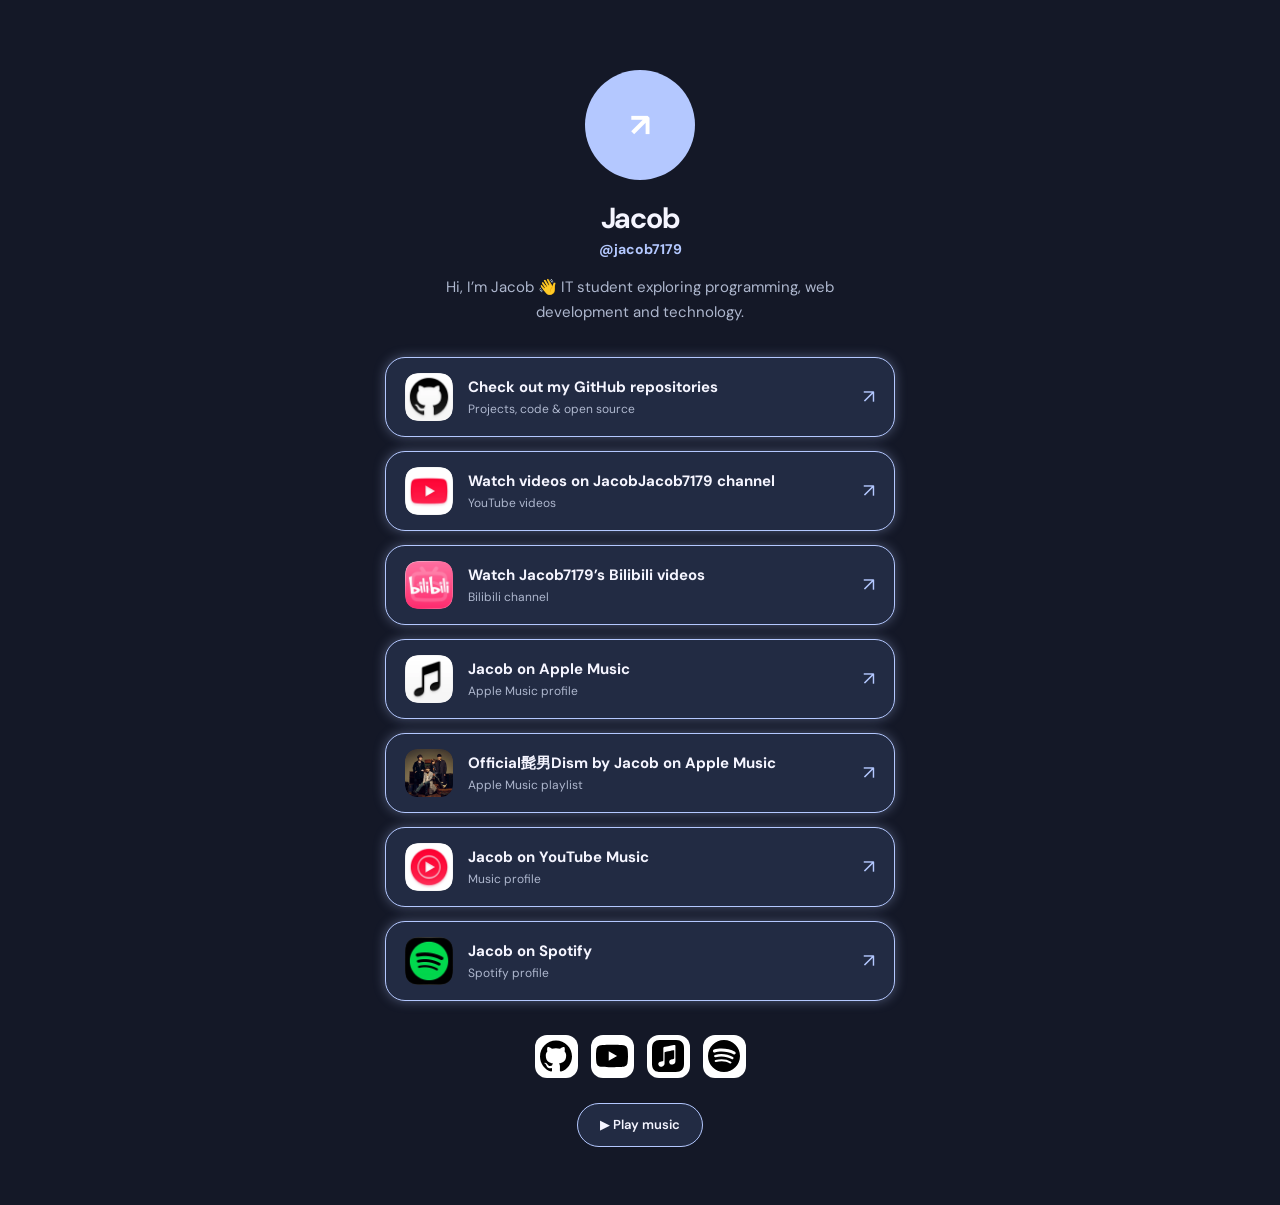
<file: index.html>
<!doctype html><html lang="en" class="page-loading"><head><meta charset="utf-8"><script>window.LINK_ASSET_VERSION="2026.11.28.8";</script><meta http-equiv="Cache-Control" content="no-cache, no-store, must-revalidate"><meta http-equiv="Pragma" content="no-cache"><meta http-equiv="Expires" content="0"><meta name="viewport" content="width=device-width,initial-scale=1"><meta name="theme-color" content="#eee8ff"><meta name="description" content="All my links in one place"><title>Jacob · link</title><style id="critical-loading-style">html.page-loading,html.page-loading body{background:var(--loading-bg,#141827)!important}html.page-loading .profile-shell{visibility:hidden!important}.page-curtain{position:fixed;inset:0;background:var(--loading-bg,#141827);z-index:9999;pointer-events:none;opacity:0;visibility:hidden}html.page-loading .page-curtain{opacity:1;visibility:visible}.loading-error{position:absolute;left:0;right:0;top:calc(50% + 20px);padding:0 18px;text-align:center;font:500 12px/1.5 system-ui,sans-serif;color:#929aad}html.page-ready .loading-error{visibility:hidden}</style><script>window.pageStylesReady=new Promise(resolve=>{const cssstyle=document.createElement("link");cssstyle.rel="stylesheet";cssstyle.href="assets/style.css?v="+encodeURIComponent(window.LINK_ASSET_VERSION);cssstyle.onload=resolve;cssstyle.onerror=()=>{console.warn("Profile stylesheet failed to load");resolve()};document.head.append(cssstyle)})</script><script>window.linkLoadWatchdog=setTimeout(()=>{if(!document.documentElement.classList.contains('page-loading'))return;const e=document.querySelector('.loading-error');if(e){e.textContent='Unable to load profile. Please refresh the page.';e.hidden=false;}},7000)</script></head><body><div class="page-curtain"><span class="loading-error" role="alert" hidden></span></div><main class="profile-shell" aria-busy="true"><div class="profile" id="profile"><div class="avatar" id="avatar" aria-label="Profile avatar">AM</div><h1 id="name">Jacob</h1><div class="handle" id="handle">@jacob7179</div><p class="bio" id="bio">Hi, I’m Jacob 👋 IT student exploring programming, web development and technology.</p><p id="status" class="status" role="status" hidden></p><nav id="links" class="links" aria-label="My links"></nav><nav id="socials" class="socials" aria-label="Social profiles"></nav><footer id="page-footer" hidden style="display:none!important">Made with <span>♥</span> · <span id="owner-info">link</span> · <a href="editor.html">Customize</a> · <a href="index.html">Default page</a></footer></div></main><script>document.write('<script src="assets/app.js?v='+encodeURIComponent(window.LINK_ASSET_VERSION)+'"><\/script>')</script></body></html>
</file>
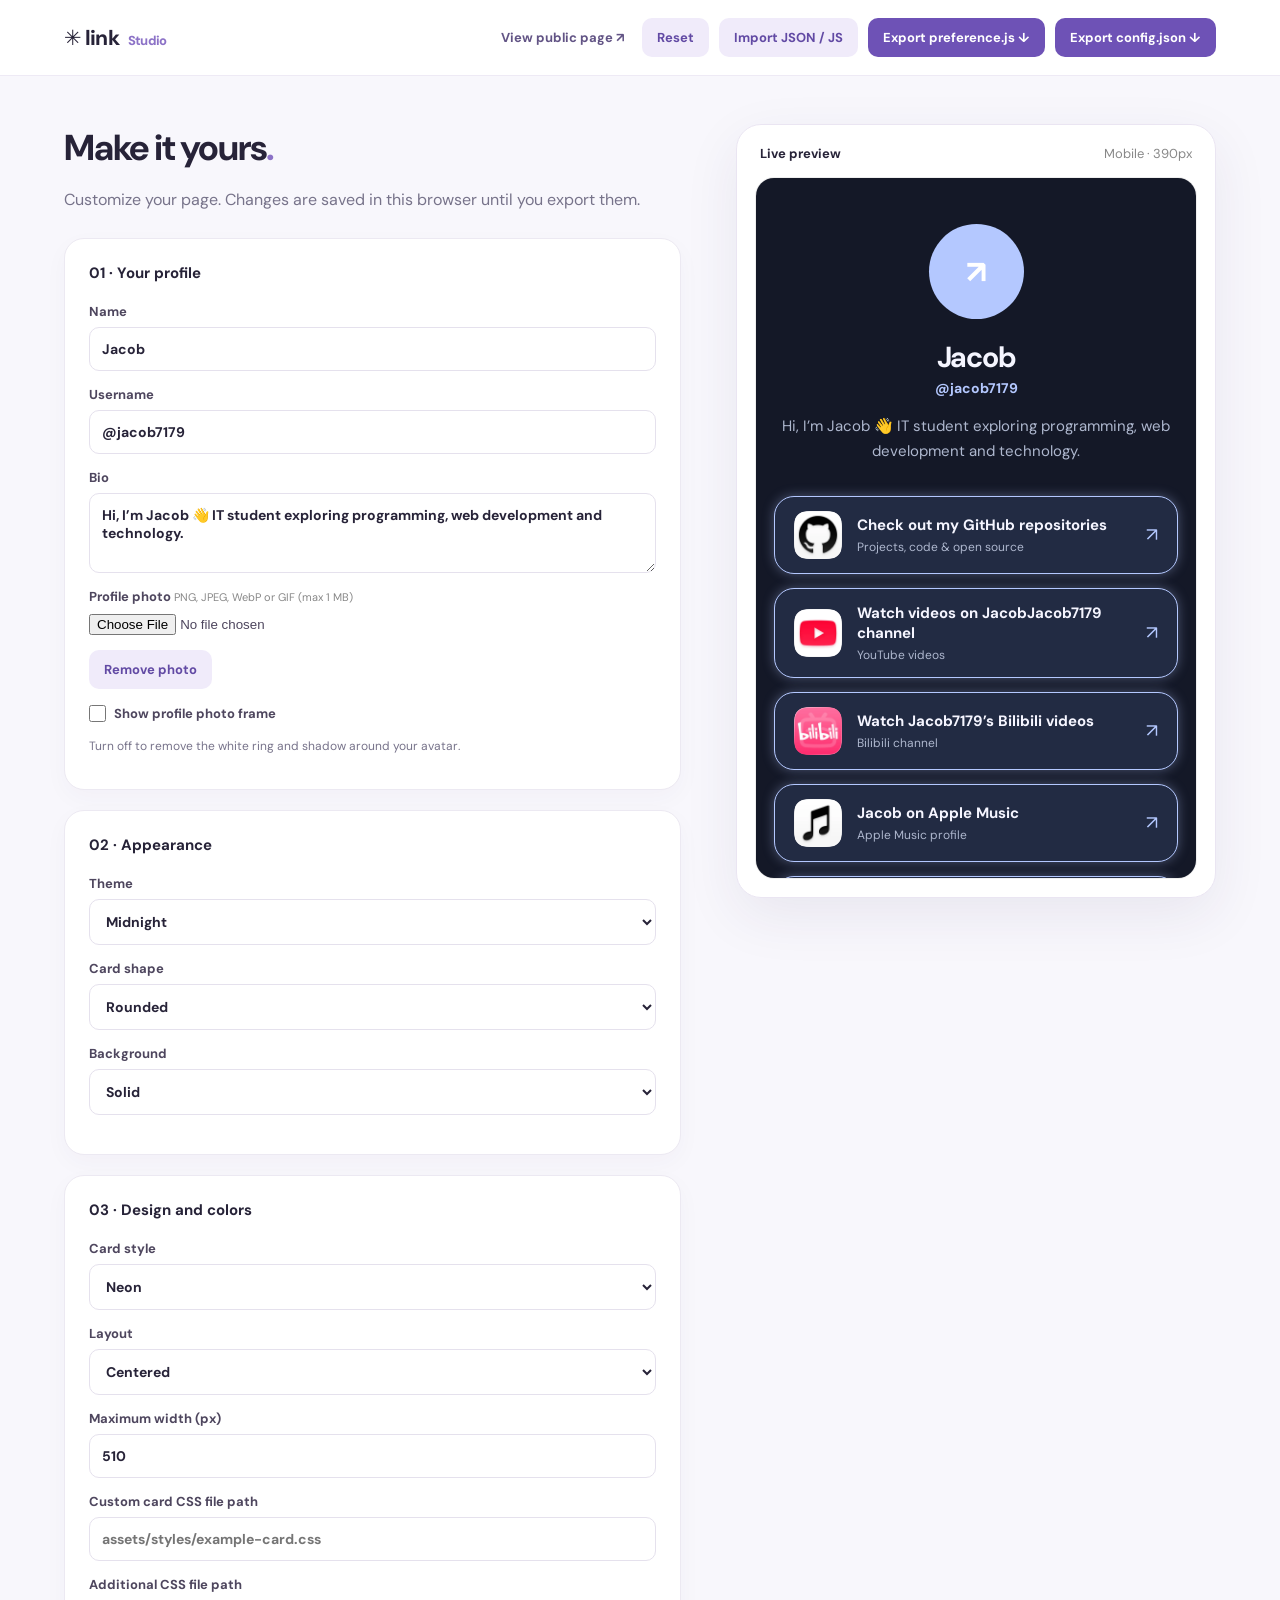
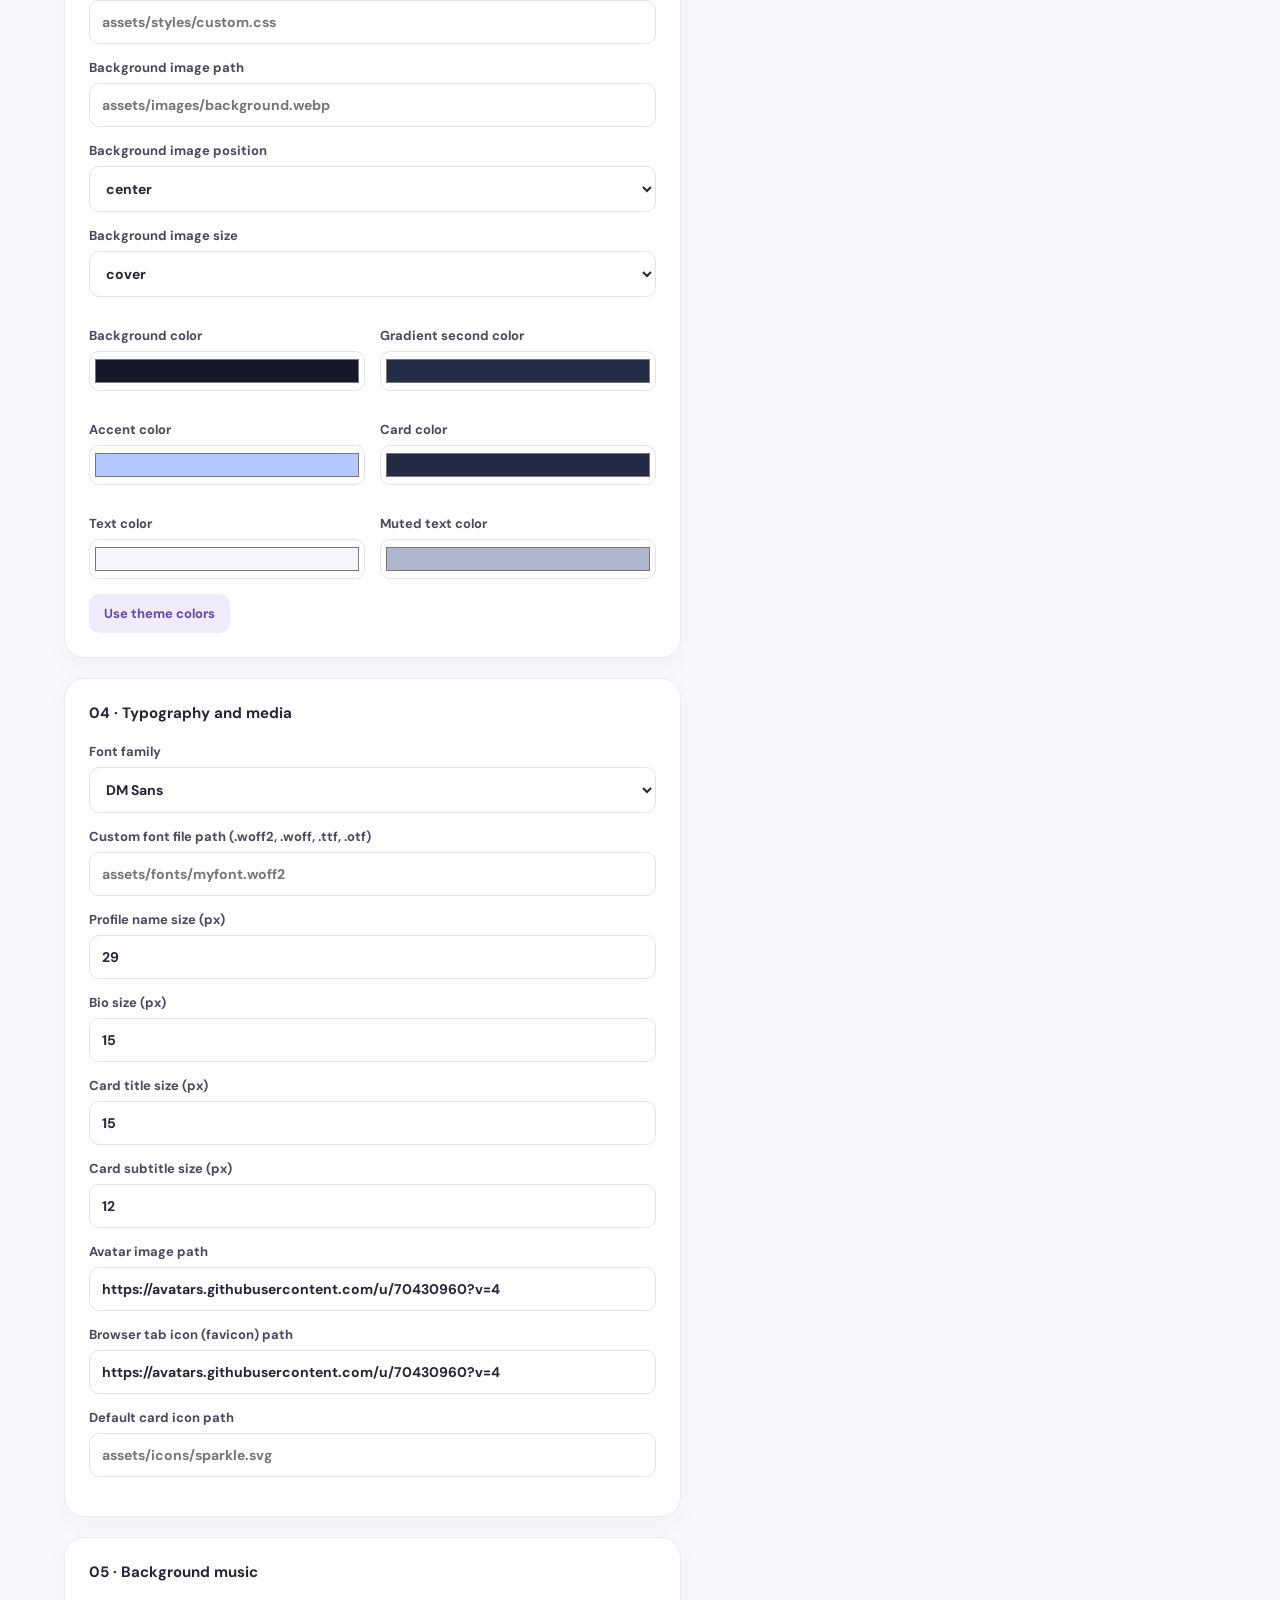
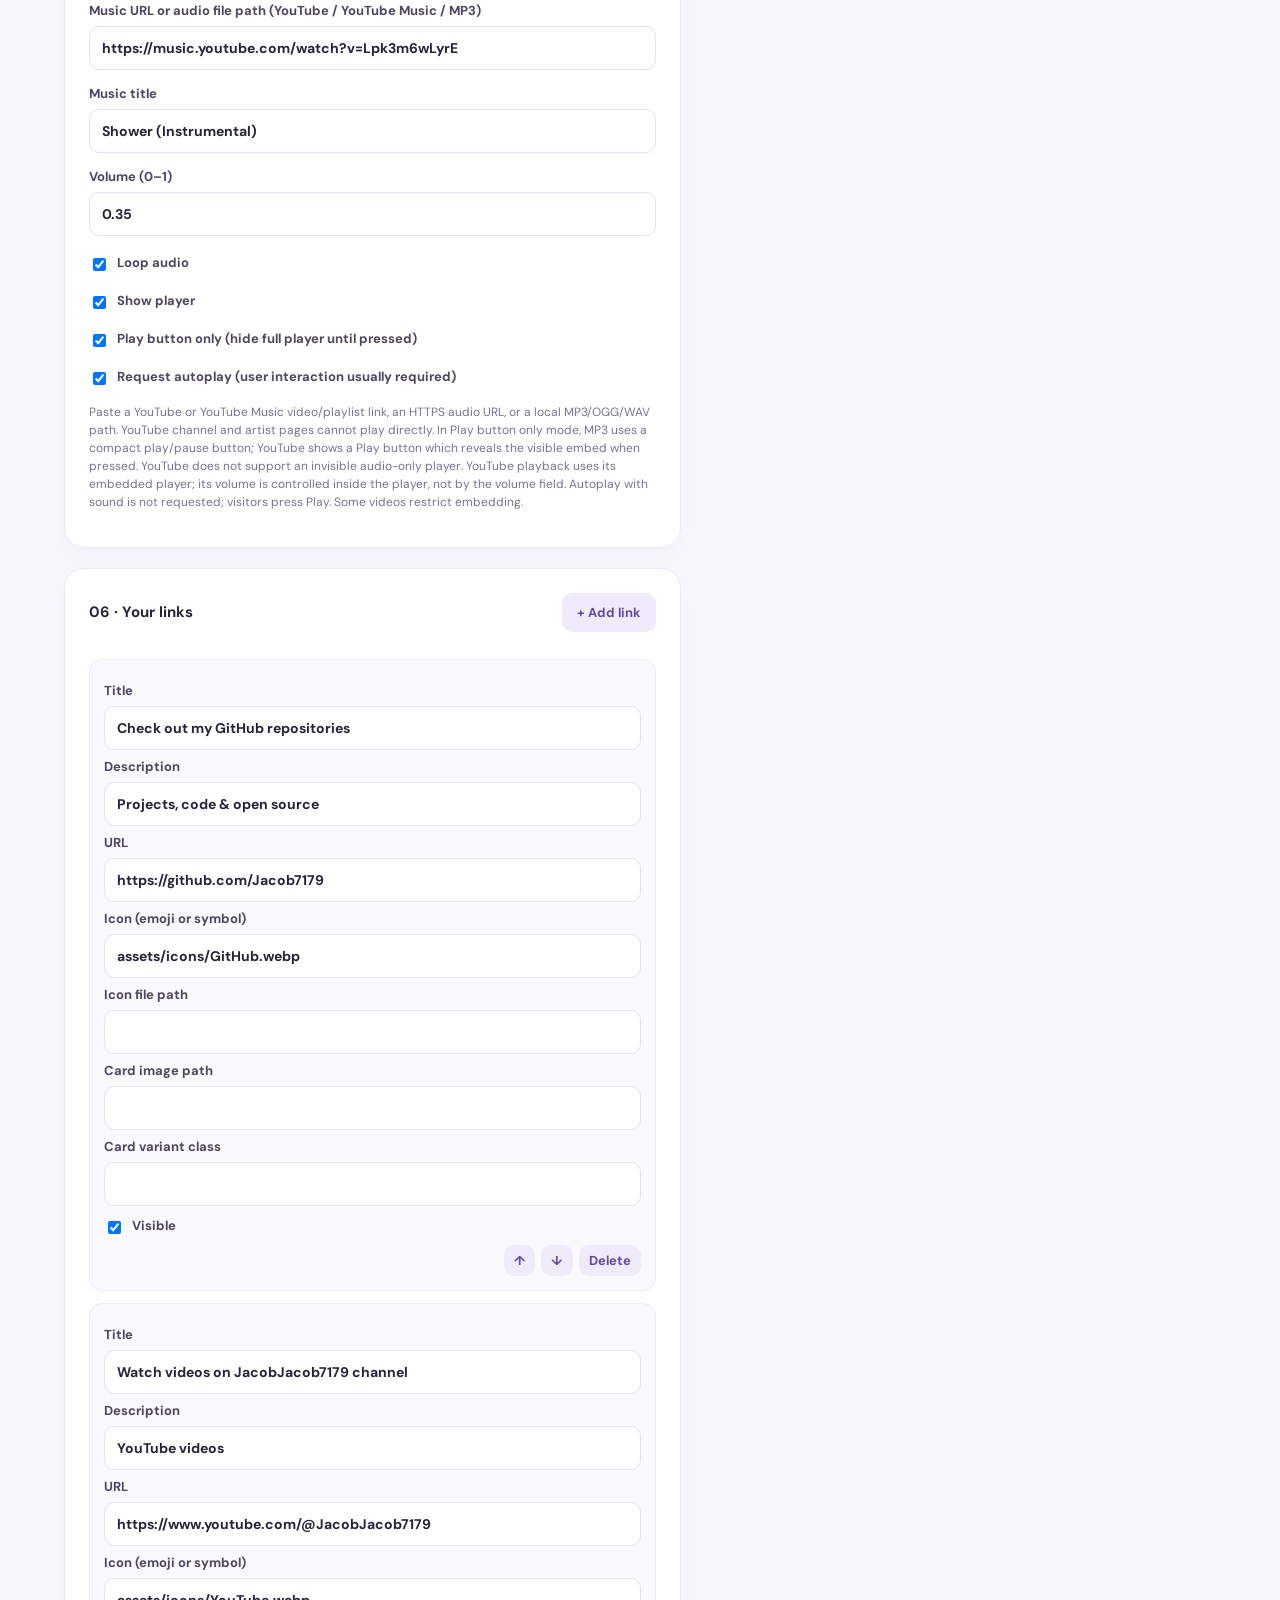
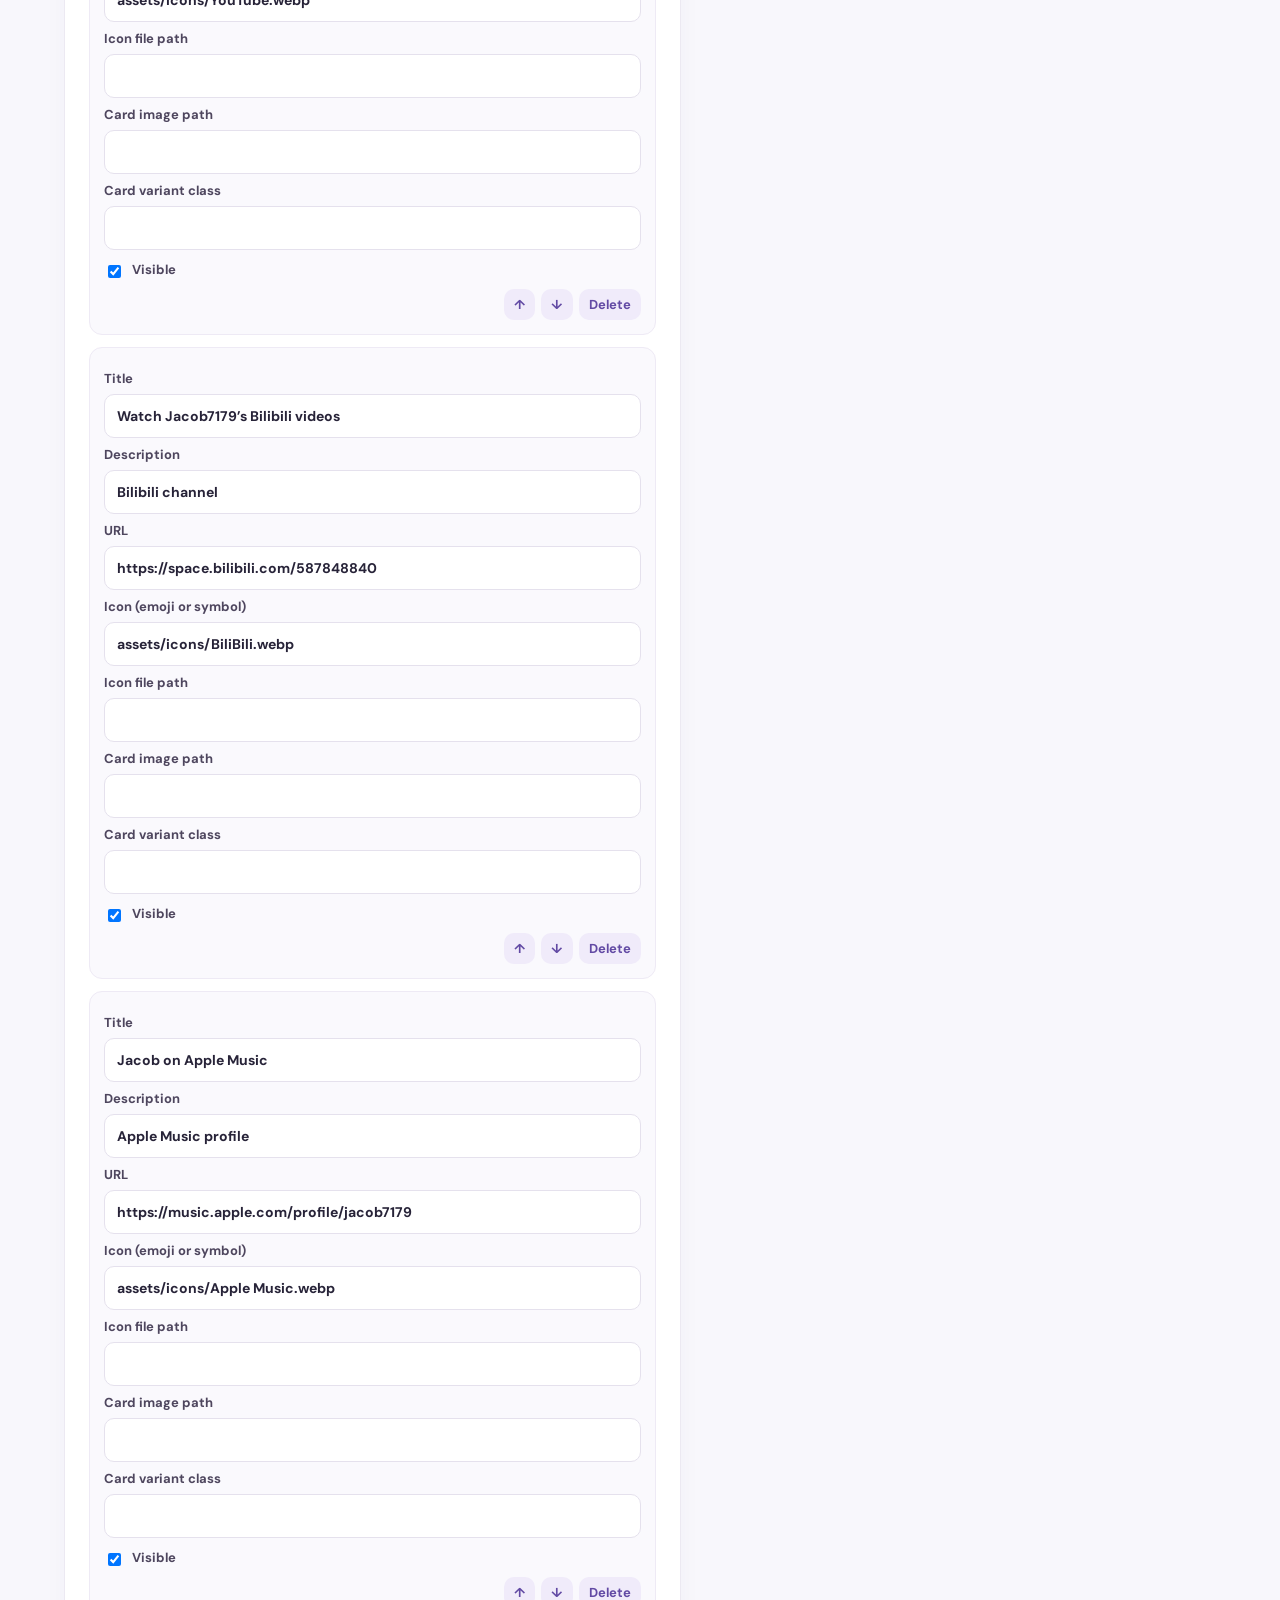
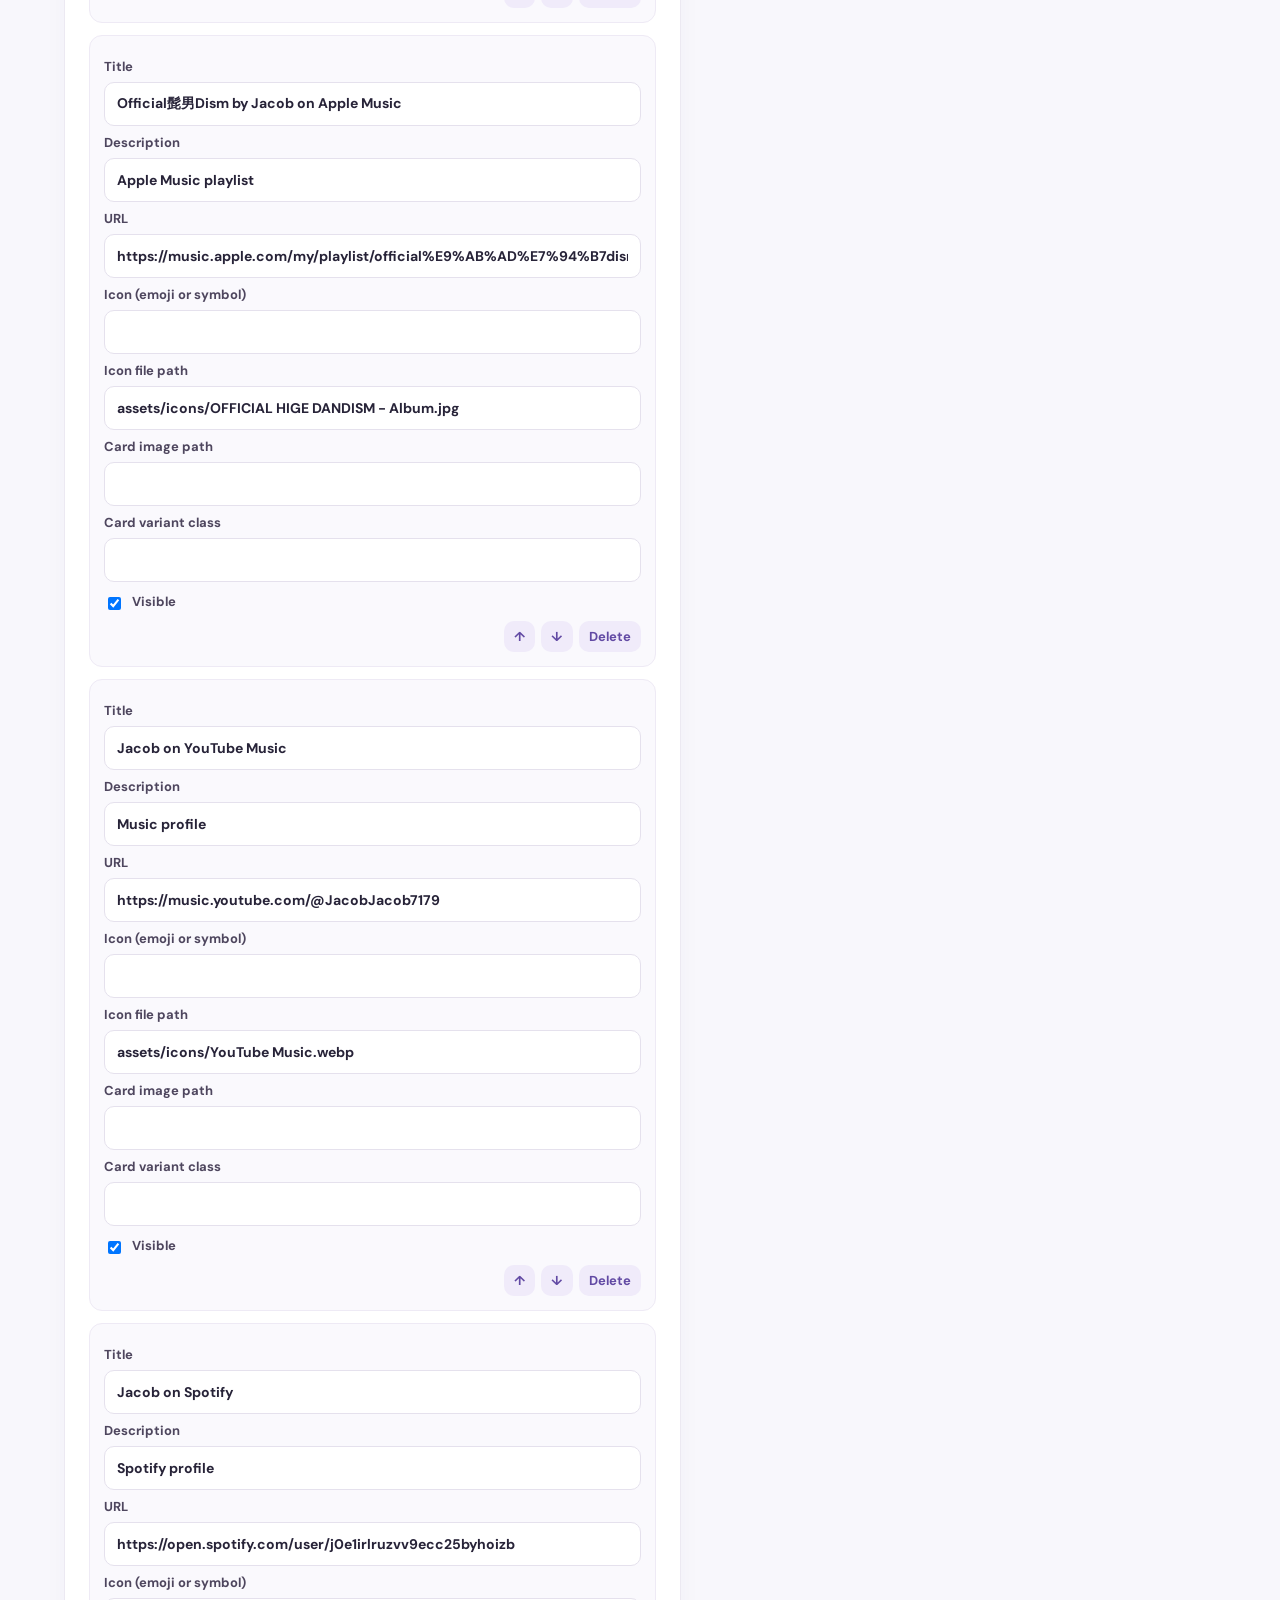
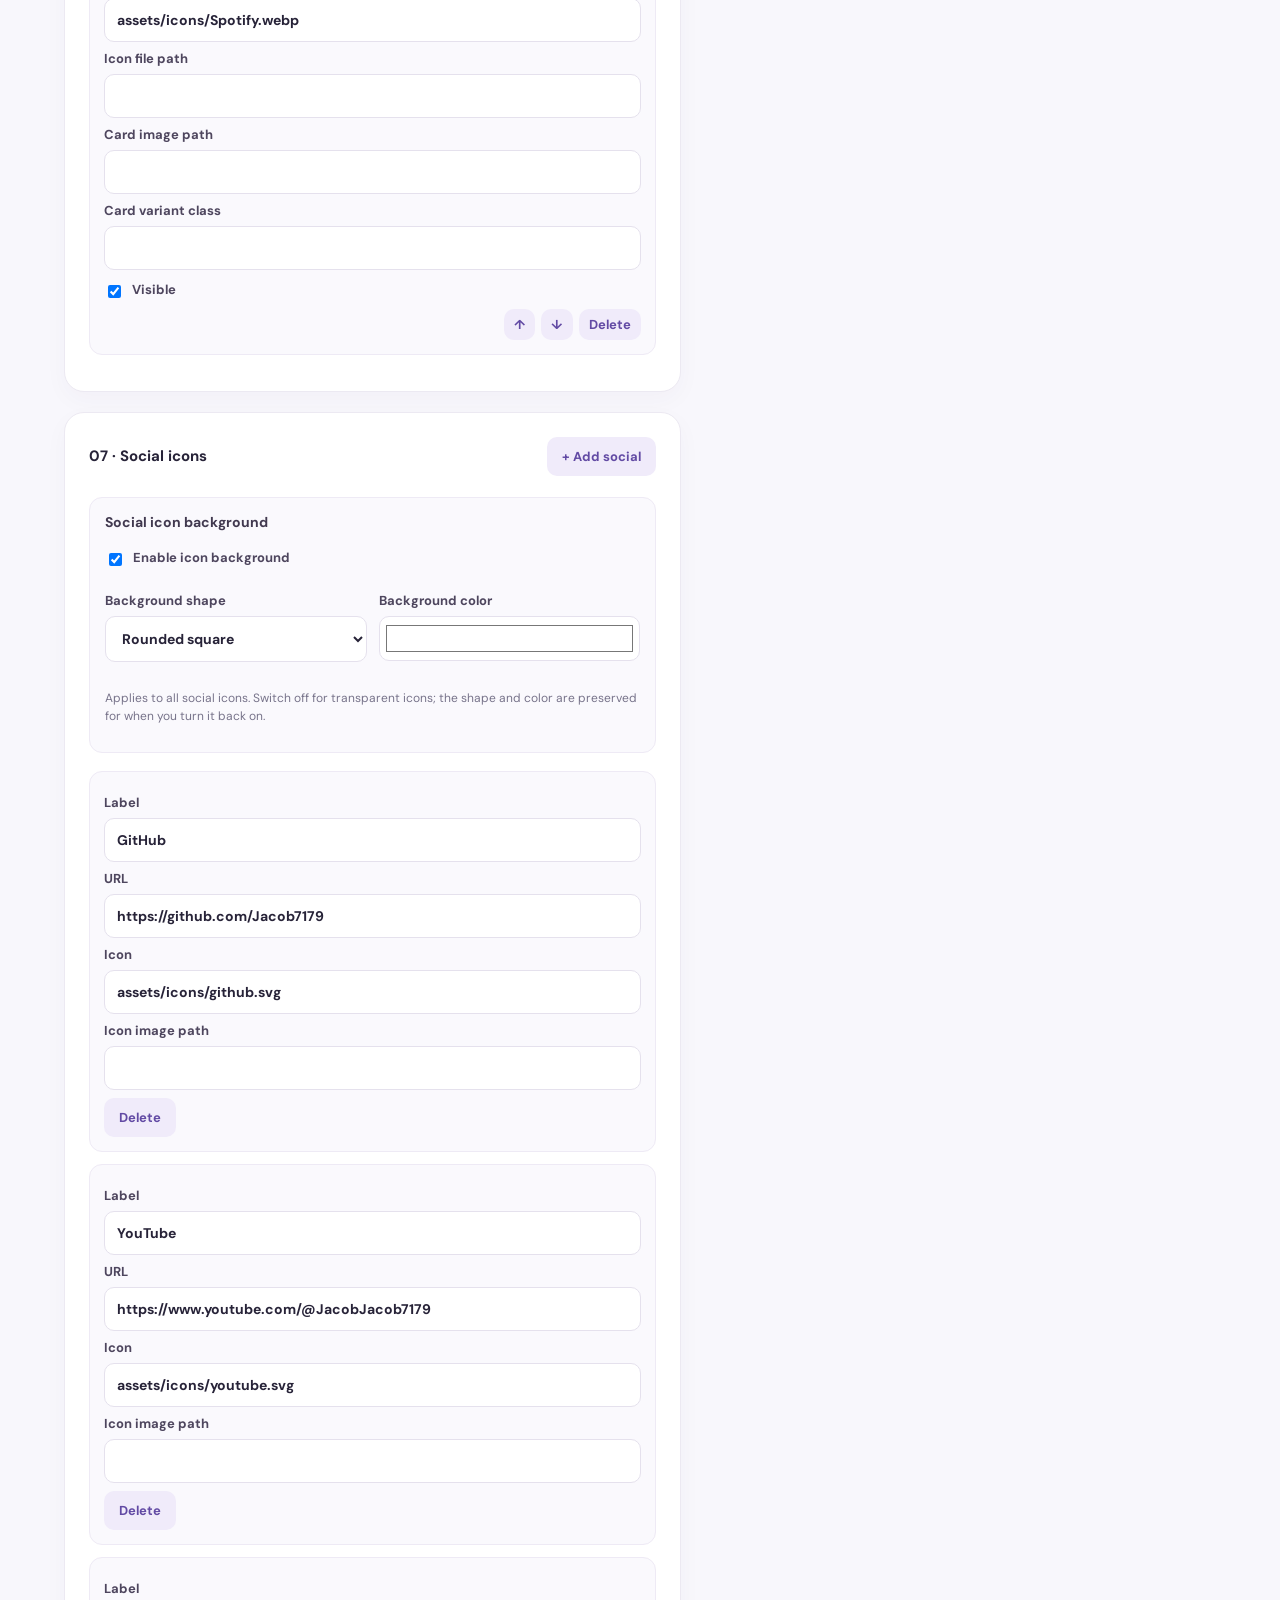
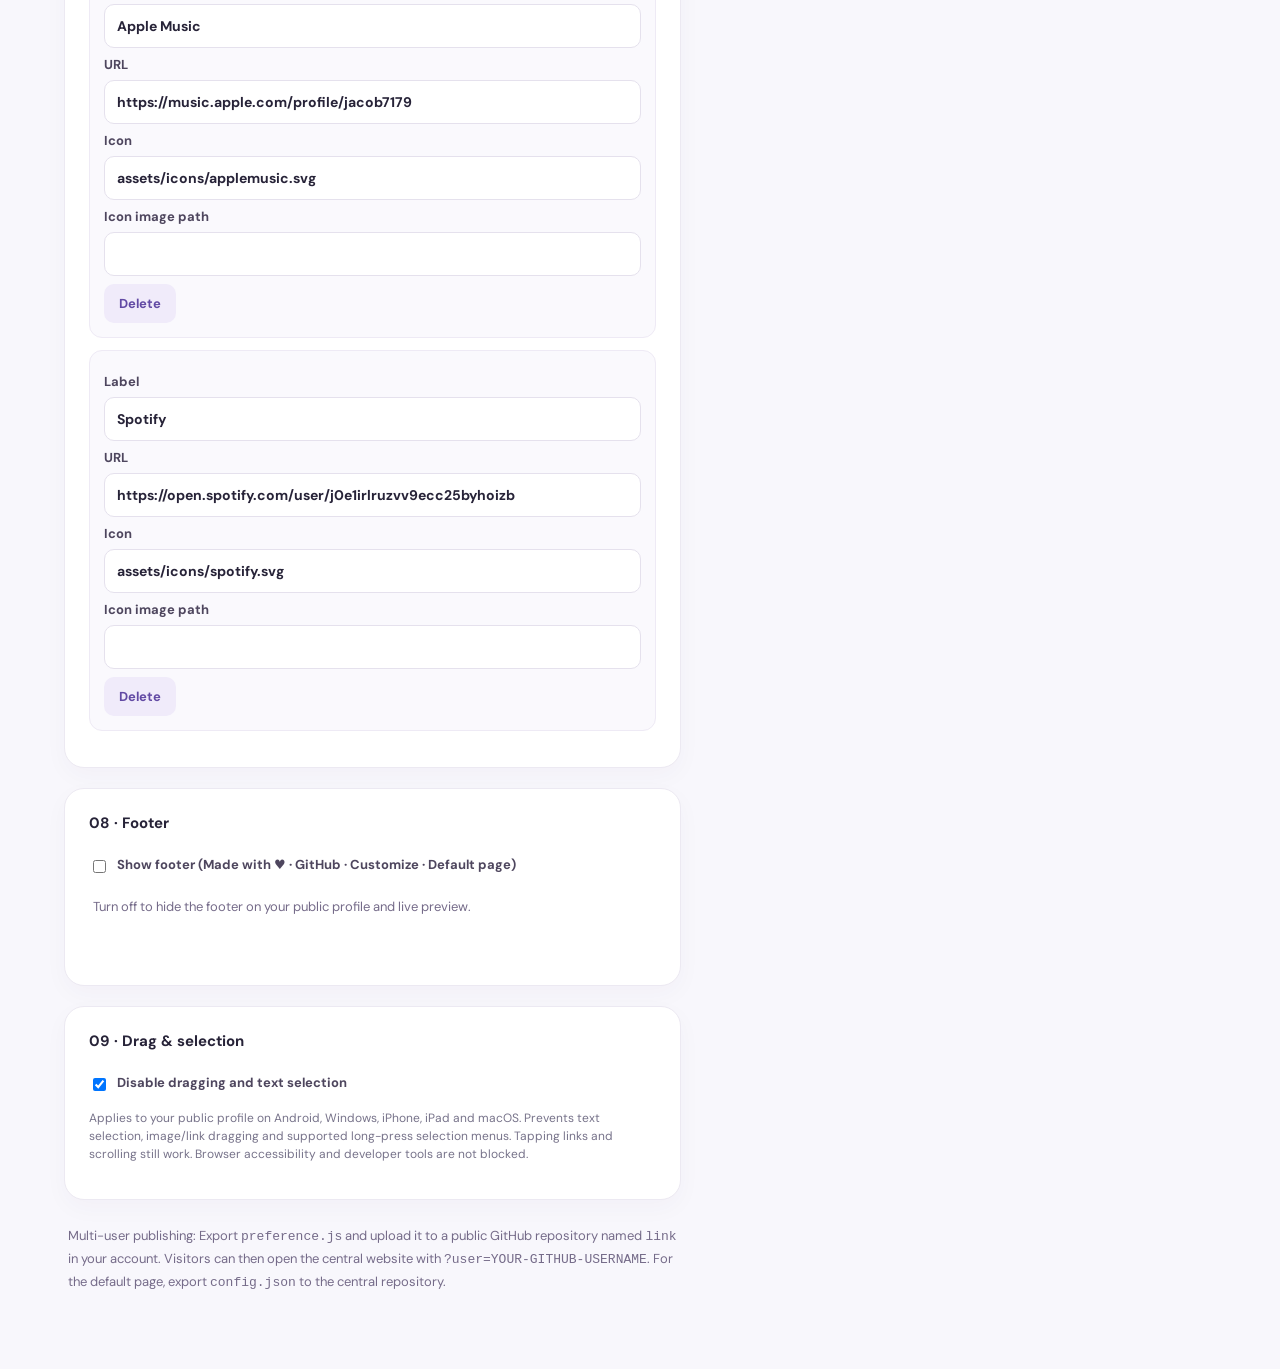
<file: editor.html>
<!doctype html><html lang="en"><head><meta charset="utf-8"><script>window.LINK_ASSET_VERSION="2026.11.28.8";</script><meta http-equiv="Cache-Control" content="no-cache, no-store, must-revalidate"><meta http-equiv="Pragma" content="no-cache"><meta http-equiv="Expires" content="0"><meta name="viewport" content="width=device-width,initial-scale=1"><title>Customize · link</title><script>const cssstyle=document.createElement("link");cssstyle.rel="stylesheet";cssstyle.href="assets/style.css?v="+encodeURIComponent(window.LINK_ASSET_VERSION);document.head.append(cssstyle)</script><script>const csseditor=document.createElement("link");csseditor.rel="stylesheet";csseditor.href="assets/editor.css?v="+encodeURIComponent(window.LINK_ASSET_VERSION);document.head.append(csseditor)</script></head><body class="editor-body"><header class="topbar"><div class="brand">✳ link <span>Studio</span></div><button id="mobile-nav-toggle" class="mobile-nav-toggle" type="button" aria-expanded="false" aria-controls="editor-actions" aria-label="Open editor actions"><span class="nav-toggle-icon" aria-hidden="true">☰</span><span class="nav-toggle-label">Menu</span></button><div class="actions" id="editor-actions"><a href="index.html" target="_blank">View public page ↗</a><button id="reset" class="ghost">Reset</button><button id="import" class="ghost">Import JSON / JS</button><button id="export-js">Export preference.js ↓</button><button id="export">Export config.json ↓</button><input id="file" type="file" accept=".json,.js,text/javascript,application/json" hidden></div></header><main class="studio"><section class="controls"><div class="intro"><h1>Make it yours<span>.</span></h1><p>Customize your page. Changes are saved in this browser until you export them.</p></div><section class="panel"><h2>01 · Your profile</h2><label>Name<input id="edit-name" maxlength="80" placeholder="Your name"></label><label>Username<input id="edit-handle" maxlength="80" placeholder="@yourhandle"></label><label>Bio<textarea id="edit-bio" rows="3" maxlength="300"></textarea></label><label>Profile photo <small>PNG, JPEG, WebP or GIF (max 1 MB)</small><input id="edit-avatar" type="file" accept="image/png,image/jpeg,image/webp,image/gif"></label><button id="remove-avatar" class="ghost">Remove photo</button><label class="check avatar-frame-option"><input type="checkbox" id="edit-avatarFrame" checked> Show profile photo frame</label><p class="avatar-frame-hint">Turn off to remove the white ring and shadow around your avatar.</p></section><section class="panel"><h2>02 · Appearance</h2><label>Theme<select id="edit-theme"><option value="lavender">Lavender</option><option value="peach">Peach</option><option value="mint">Mint</option><option value="sky">Sky</option><option value="midnight">Midnight</option></select></label><label>Card shape<select id="edit-shape"><option value="rounded">Rounded</option><option value="pill">Pill</option><option value="square">Square</option></select></label><label>Background<select id="edit-background"><option value="gradient">Gradient</option><option value="solid">Solid</option><option value="image">Image</option></select></label></section><section class="panel"><h2>03 · Design and colors</h2><label>Card style<select id="edit-cardStyle"><option value="glass">Glass</option><option value="solid">Solid</option><option value="outline">Outline</option><option value="minimal">Minimal</option><option value="neon">Neon</option></select></label><label>Layout<select id="edit-layout"><option value="centered">Centered</option><option value="wide">Wide</option></select></label><label>Maximum width (px)<input type="number" id="edit-maxWidth" min="300" max="1000"></label><label>Custom card CSS file path<input id="edit-cardStylePath" placeholder="assets/styles/example-card.css"></label><label>Additional CSS file path<input id="edit-customCSS" placeholder="assets/styles/custom.css"></label><label>Background image path<input id="edit-backgroundImage" placeholder="assets/images/background.webp"></label><label>Background image position<select id="edit-backgroundImagePosition"><option>center</option><option>top</option><option>bottom</option><option>left</option><option>right</option></select></label><label>Background image size<select id="edit-backgroundImageSize"><option>cover</option><option>contain</option><option>auto</option></select></label><div class="field-grid"><label>Background color<input type="color" id="edit-color-background"></label><label>Gradient second color<input type="color" id="edit-color-background2"></label><label>Accent color<input type="color" id="edit-color-accent"></label><label>Card color<input type="color" id="edit-color-card"></label><label>Text color<input type="color" id="edit-color-text"></label><label>Muted text color<input type="color" id="edit-color-muted"></label></div><button id="reset-colors" class="ghost">Use theme colors</button></section>
<section class="panel"><h2>04 · Typography and media</h2><label>Font family<select id="edit-fontFamily"><option value="DM Sans">DM Sans</option><option value="system">System</option><option value="serif">Serif</option><option value="monospace">Monospace</option></select></label><label>Custom font file path (.woff2, .woff, .ttf, .otf)<input id="edit-customFontPath" placeholder="assets/fonts/myfont.woff2"></label><label>Profile name size (px)<input id="edit-nameSize" type="number" min="9" max="70"></label><label>Bio size (px)<input id="edit-bioSize" type="number" min="9" max="70"></label><label>Card title size (px)<input id="edit-cardTitleSize" type="number" min="9" max="70"></label><label>Card subtitle size (px)<input id="edit-cardSubtitleSize" type="number" min="9" max="70"></label><label>Avatar image path<input id="edit-avatarPath" placeholder="assets/images/avatar.png"></label><label>Browser tab icon (favicon) path<input id="edit-faviconPath" placeholder="assets/icons/favicon.png"></label><label>Default card icon path<input id="edit-defaultCardIconPath" placeholder="assets/icons/sparkle.svg"></label></section>
<section class="panel"><h2>05 · Background music</h2><label>Music URL or audio file path (YouTube / YouTube Music / MP3)<input id="edit-musicPath" placeholder="https://music.youtube.com/watch?v=... or assets/music/background.mp3"></label><label>Music title<input id="edit-musicTitle" placeholder="Background music"></label><label>Volume (0–1)<input id="edit-musicVolume" type="number" min="0" max="1" step="0.05"></label><label class="check"><input id="edit-musicLoop" type="checkbox"> Loop audio</label><label class="check"><input id="edit-musicShowPlayer" type="checkbox"> Show player</label><label class="check"><input id="edit-musicButtonOnly" type="checkbox"> Play button only (hide full player until pressed)</label><label class="check"><input id="edit-musicAutoplay" type="checkbox"> Request autoplay (user interaction usually required)</label><p class="editor-help">Paste a YouTube or YouTube Music video/playlist link, an HTTPS audio URL, or a local MP3/OGG/WAV path. YouTube channel and artist pages cannot play directly. In Play button only mode, MP3 uses a compact play/pause button; YouTube shows a Play button which reveals the visible embed when pressed. YouTube does not support an invisible audio-only player. YouTube playback uses its embedded player; its volume is controlled inside the player, not by the volume field. Autoplay with sound is not requested; visitors press Play. Some videos restrict embedding.</p></section><section class="panel"><div class="section-head"><h2>06 · Your links</h2><button id="add-link" class="ghost">+ Add link</button></div><div id="link-editor"></div></section><section class="panel"><div class="section-head"><h2>07 · Social icons</h2><button id="add-social" class="ghost">+ Add social</button></div><div class="social-design-controls">
  <h3>Social icon background</h3>
  <label class="check"><input id="edit-socialBackgroundEnabled" type="checkbox"> Enable icon background</label>
  <div class="two field-grid">
    <label>Background shape<select id="edit-socialShape"><option value="circle">Circle</option><option value="rounded">Rounded square</option><option value="square">Square</option></select></label>
    <label>Background color<input id="edit-socialBackgroundColor" type="color" value="#ffffff"></label>
  </div>
  <p class="editor-help">Applies to all social icons. Switch off for transparent icons; the shape and color are preserved for when you turn it back on.</p>
</div><div id="social-editor"></div></section><section class="panel"><h2>08 · Footer</h2><label class="check"><input id="edit-showFooter" type="checkbox" checked> Show footer (Made with ♥ · GitHub · Customize · Default page)</label><p class="hint">Turn off to hide the footer on your public profile and live preview.</p></section><section class="panel"><h2>09 · Drag &amp; selection</h2>
<label class="check"><input id="edit-disableDragSelect" type="checkbox"> Disable dragging and text selection</label>
<p class="editor-help">Applies to your public profile on Android, Windows, iPhone, iPad and macOS. Prevents text selection, image/link dragging and supported long-press selection menus. Tapping links and scrolling still work. Browser accessibility and developer tools are not blocked.</p>
</section><div class="hint">Multi-user publishing: Export <code>preference.js</code> and upload it to a public GitHub repository named <code>link</code> in your account. Visitors can then open the central website with <code>?user=YOUR-GITHUB-USERNAME</code>. For the default page, export <code>config.json</code> to the central repository.</div></section><aside class="preview-panel"><div class="preview-head"><strong>Live preview</strong><span>Mobile · 390px</span></div><iframe id="preview" title="Live preview" src="preview.html"></iframe></aside></main><script>document.write('<script src="assets/editor.js?v='+encodeURIComponent(window.LINK_ASSET_VERSION)+'"><\/script>')</script></body></html>
</file>
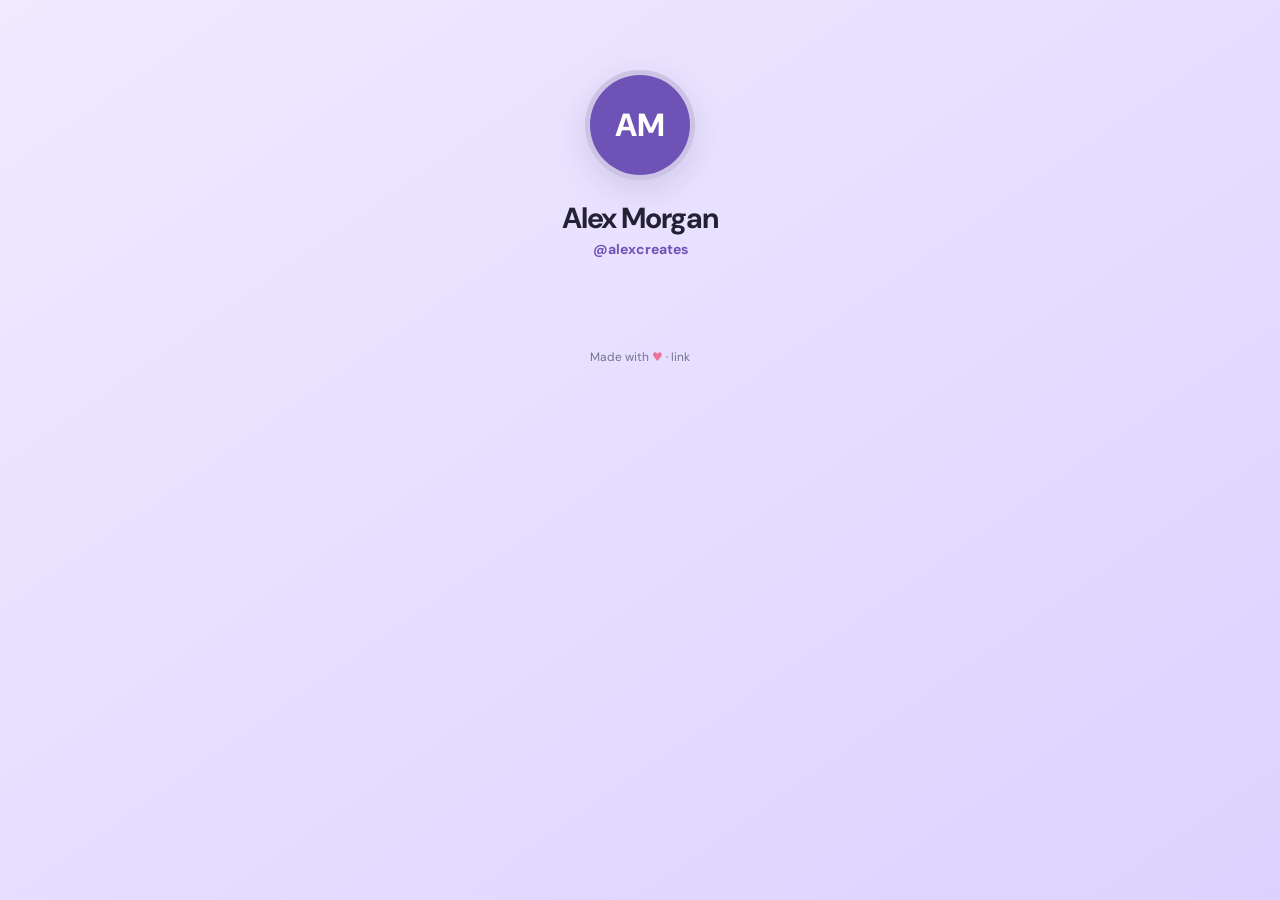
<file: preview.html>
<!doctype html><html lang="en"><head><meta charset="utf-8"><script>window.LINK_ASSET_VERSION="2026.11.28.8";</script><meta http-equiv="Cache-Control" content="no-cache, no-store, must-revalidate"><meta http-equiv="Pragma" content="no-cache"><meta http-equiv="Expires" content="0"><meta name="viewport" content="width=device-width,initial-scale=1"><script>const cssstyle=document.createElement("link");cssstyle.rel="stylesheet";cssstyle.href="assets/style.css?v="+encodeURIComponent(window.LINK_ASSET_VERSION);document.head.append(cssstyle)</script><title>Preview</title></head><body data-preview="true"><main class="profile-shell"><div class="profile" id="profile"><div class="avatar" id="avatar">AM</div><h1 id="name">Alex Morgan</h1><div class="handle" id="handle">@alexcreates</div><p class="bio" id="bio"></p><p id="status" class="status" role="status" hidden></p><nav id="links" class="links"></nav><nav id="socials" class="socials"></nav><footer id="page-footer">Made with <span>♥</span> · link</footer></div></main><script>document.write('<script src="assets/app.js?v='+encodeURIComponent(window.LINK_ASSET_VERSION)+'"><\/script>')</script><script>window.addEventListener('message',e=>{if(e.origin===location.origin&&e.data?.type==='preview-config')render(e.data.config)});window.parent.postMessage({type:'preview-ready'},location.origin);</script></body></html>
</file>
